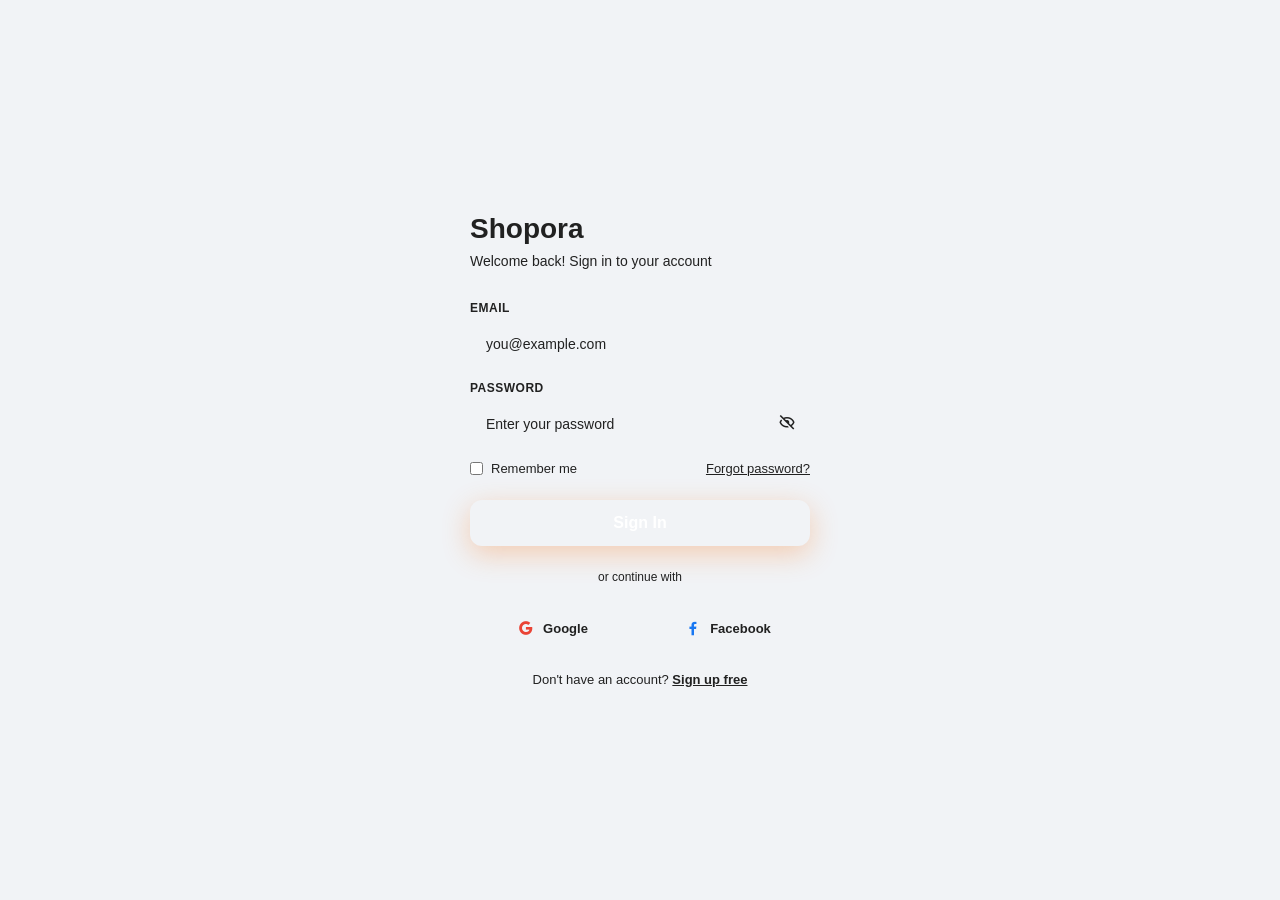
<file: pages/login.html>
<!DOCTYPE html>
<html lang="en">
<head>
  <meta charset="UTF-8"/>
  <meta name="viewport" content="width=device-width, initial-scale=1.0"/>
  <title>Login – Shopora</title>
  <link rel="stylesheet" href="../css/style.css"/>
  <link href="https://unpkg.com/boxicons@2.1.4/css/boxicons.min.css" rel="stylesheet"/>
  <link href="https://fonts.googleapis.com/css2?family=Syne:wght@700;800&family=DM+Sans:wght@400;500;600&display=swap" rel="stylesheet"/>
  <style>
    .auth-wrap {
      min-height: 100vh; display: flex; align-items: center; justify-content: center;
      padding: 24px;
      background:
        radial-gradient(ellipse 50% 60% at 80% 20%, rgba(168,85,247,.12) 0%, transparent 70%),
        radial-gradient(ellipse 40% 50% at 10% 80%, rgba(6,182,212,.08) 0%, transparent 70%),
        var(--bg);
    }
    .auth-card {
      background: var(--card); border: 1px solid var(--border);
      border-radius: 24px; padding: 40px; width: 100%; max-width: 420px;
      animation: fadeUp .5s ease both;
    }
    .auth-logo { font-family: var(--fh); font-size: 28px; font-weight: 800; margin-bottom: 8px; }
    .auth-logo span { color: var(--accent1); }
    .auth-sub { font-size: 14px; color: var(--muted); margin-bottom: 32px; }

    .auth-field { margin-bottom: 16px; }
    .auth-label { font-size: 12px; font-weight: 600; color: var(--muted); text-transform: uppercase; letter-spacing: .5px; display: block; margin-bottom: 8px; }
    .auth-input {
      width: 100%; background: var(--surface); border: 1px solid var(--border);
      color: var(--text); padding: 13px 16px; border-radius: 12px;
      font-family: var(--fb); font-size: 14px; outline: none;
      transition: border-color .3s, box-shadow .3s;
    }
    .auth-input:focus { border-color: var(--accent1); box-shadow: 0 0 0 3px rgba(249,115,22,.1); }
    .auth-input::placeholder { color: var(--muted); }

    .auth-input-wrap { position: relative; }
    .toggle-pw {
      position: absolute; right: 14px; top: 50%; transform: translateY(-50%);
      background: none; border: none; color: var(--muted); cursor: pointer; font-size: 18px;
      transition: color .2s;
    }
    .toggle-pw:hover { color: var(--text); }

    .auth-row { display: flex; justify-content: space-between; align-items: center; margin-bottom: 24px; font-size: 13px; }
    .auth-row a { color: var(--accent2); transition: color .2s; }
    .auth-row a:hover { color: var(--text); }
    .remember { display: flex; align-items: center; gap: 8px; cursor: pointer; color: var(--muted); }
    .remember input { accent-color: var(--accent1); }

    .auth-btn {
      width: 100%; padding: 14px; border-radius: 12px;
      background: var(--accent1); color: #fff;
      font-family: var(--fh); font-size: 16px; font-weight: 700;
      border: none; cursor: pointer;
      box-shadow: 0 8px 28px rgba(249,115,22,.3);
      transition: transform .2s, box-shadow .2s;
    }
    .auth-btn:hover { transform: translateY(-2px); box-shadow: 0 14px 36px rgba(249,115,22,.5); }

    .auth-divider { display: flex; align-items: center; gap: 12px; margin: 24px 0; }
    .auth-divider hr { flex: 1; border: none; border-top: 1px solid var(--border); }
    .auth-divider span { font-size: 12px; color: var(--muted); white-space: nowrap; }

    .social-btns { display: flex; gap: 10px; }
    .social-btn {
      flex: 1; padding: 11px; border-radius: 12px;
      background: var(--surface); border: 1px solid var(--border);
      color: var(--text); font-size: 13px; font-weight: 600;
      cursor: pointer; display: flex; align-items: center; justify-content: center; gap: 8px;
      transition: border-color .2s, background .2s;
    }
    .social-btn:hover { border-color: var(--muted); background: rgba(255,255,255,.04); }

    .auth-switch { text-align: center; margin-top: 24px; font-size: 13px; color: var(--muted); }
    .auth-switch a { color: var(--accent1); font-weight: 600; }
    .auth-switch a:hover { text-decoration: underline; }

    .error-msg {
      background: rgba(239,68,68,.08); border: 1px solid rgba(239,68,68,.2);
      color: #ef4444; font-size: 13px; padding: 10px 14px; border-radius: 10px;
      margin-bottom: 16px; display: none;
    }
  </style>
</head>
<body>
  <div class="auth-wrap">
    <div class="auth-card">
      <div class="auth-logo">Sho<span>pora</span></div>
      <p class="auth-sub">Welcome back! Sign in to your account</p>

      <div class="error-msg" id="errorMsg">Invalid email or password. Try again.</div>

      <div class="auth-field">
        <label class="auth-label">Email</label>
        <input type="email" id="emailInput" class="auth-input" placeholder="you@example.com"/>
      </div>

      <div class="auth-field">
        <label class="auth-label">Password</label>
        <div class="auth-input-wrap">
          <input type="password" id="passInput" class="auth-input" placeholder="Enter your password" style="padding-right:46px"/>
          <button class="toggle-pw" onclick="togglePw()" type="button">
            <i class='bx bx-hide' id="eyeIcon"></i>
          </button>
        </div>
      </div>

      <div class="auth-row">
        <label class="remember">
          <input type="checkbox"/> Remember me
        </label>
        <a href="#">Forgot password?</a>
      </div>

      <button class="auth-btn" onclick="doLogin()">Sign In</button>

      <div class="auth-divider">
        <hr/><span>or continue with</span><hr/>
      </div>

      <div class="social-btns">
        <button class="social-btn" onclick="showToast('🔵 Google login coming soon!')">
          <i class='bx bxl-google' style="color:#ea4335;font-size:18px"></i> Google
        </button>
        <button class="social-btn" onclick="showToast('🔵 Facebook login coming soon!')">
          <i class='bx bxl-facebook' style="color:#1877f2;font-size:18px"></i> Facebook
        </button>
      </div>

      <div class="auth-switch">
        Don't have an account? <a href="register.html">Sign up free</a>
      </div>
    </div>
  </div>

  <script src="../js/main.js"></script>
  <script>
    function togglePw() {
      const inp  = document.getElementById("passInput");
      const icon = document.getElementById("eyeIcon");
      if (inp.type === "password") {
        inp.type = "text";
        icon.classList.replace("bx-hide", "bx-show");
      } else {
        inp.type = "password";
        icon.classList.replace("bx-show", "bx-hide");
      }
    }

    function doLogin() {
      const email = document.getElementById("emailInput").value.trim();
      const pass  = document.getElementById("passInput").value;
      const err   = document.getElementById("errorMsg");
      if (!email || !pass) { err.style.display = "block"; err.textContent = "Please fill in all fields."; return; }
      // Demo login — accept anything
      showToast("✅ Logged in successfully!");
      err.style.display = "none";
      setTimeout(() => window.location.href = "../index.html", 1000);
    }
  </script>
</body>
</html>
</file>
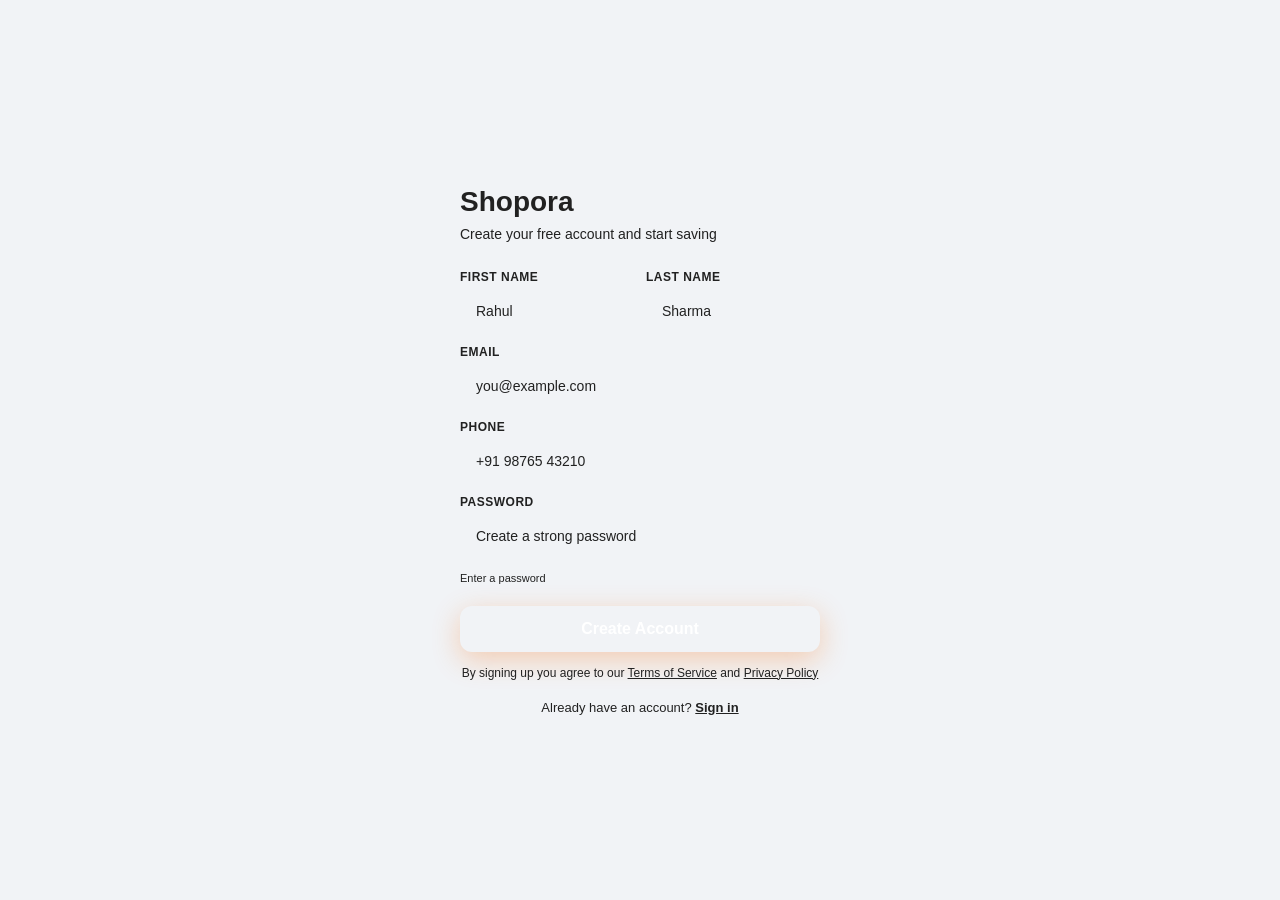
<file: pages/register.html>
<!DOCTYPE html>
<html lang="en">
<head>
  <meta charset="UTF-8"/>
  <meta name="viewport" content="width=device-width, initial-scale=1.0"/>
  <title>Register – Shopora</title>
  <link rel="stylesheet" href="../css/style.css"/>
  <link href="https://unpkg.com/boxicons@2.1.4/css/boxicons.min.css" rel="stylesheet"/>
  <link href="https://fonts.googleapis.com/css2?family=Syne:wght@700;800&family=DM+Sans:wght@400;500;600&display=swap" rel="stylesheet"/>
  <style>
    .auth-wrap {
      min-height: 100vh; display: flex; align-items: center; justify-content: center;
      padding: 24px;
      background:
        radial-gradient(ellipse 50% 60% at 80% 20%, rgba(168,85,247,.12) 0%, transparent 70%),
        radial-gradient(ellipse 40% 50% at 10% 80%, rgba(6,182,212,.08) 0%, transparent 70%),
        var(--bg);
    }
    .auth-card {
      background: var(--card); border: 1px solid var(--border);
      border-radius: 24px; padding: 40px; width: 100%; max-width: 440px;
      animation: fadeUp .5s ease both;
    }
    .auth-logo { font-family: var(--fh); font-size: 28px; font-weight: 800; margin-bottom: 8px; }
    .auth-logo span { color: var(--accent1); }
    .auth-sub  { font-size: 14px; color: var(--muted); margin-bottom: 28px; }

    .auth-field { margin-bottom: 14px; }
    .auth-label { font-size: 12px; font-weight: 600; color: var(--muted); text-transform: uppercase; letter-spacing: .5px; display: block; margin-bottom: 7px; }
    .auth-input {
      width: 100%; background: var(--surface); border: 1px solid var(--border);
      color: var(--text); padding: 12px 16px; border-radius: 12px;
      font-family: var(--fb); font-size: 14px; outline: none;
      transition: border-color .3s, box-shadow .3s;
    }
    .auth-input:focus { border-color: var(--accent1); box-shadow: 0 0 0 3px rgba(249,115,22,.1); }
    .auth-input::placeholder { color: var(--muted); }

    .name-row { display: grid; grid-template-columns: 1fr 1fr; gap: 12px; }

    .auth-btn {
      width: 100%; padding: 14px; border-radius: 12px;
      background: var(--accent1); color: #fff;
      font-family: var(--fh); font-size: 16px; font-weight: 700;
      border: none; cursor: pointer; margin-top: 8px;
      box-shadow: 0 8px 28px rgba(249,115,22,.3);
      transition: transform .2s, box-shadow .2s;
    }
    .auth-btn:hover { transform: translateY(-2px); box-shadow: 0 14px 36px rgba(249,115,22,.5); }

    .terms-note { font-size: 12px; color: var(--muted); text-align: center; margin-top: 14px; }
    .terms-note a { color: var(--accent2); }

    .auth-switch { text-align: center; margin-top: 20px; font-size: 13px; color: var(--muted); }
    .auth-switch a { color: var(--accent1); font-weight: 600; }

    .strength-bar { height: 4px; border-radius: 99px; background: var(--border); margin-top: 8px; overflow: hidden; }
    .strength-fill { height: 100%; border-radius: 99px; width: 0; transition: width .4s, background .4s; }
    .strength-text { font-size: 11px; color: var(--muted); margin-top: 4px; }
  </style>
</head>
<body>
  <div class="auth-wrap">
    <div class="auth-card">
      <div class="auth-logo">Sho<span>pora</span></div>
      <p class="auth-sub">Create your free account and start saving</p>

      <div class="name-row">
        <div class="auth-field">
          <label class="auth-label">First Name</label>
          <input type="text" id="firstName" class="auth-input" placeholder="Rahul"/>
        </div>
        <div class="auth-field">
          <label class="auth-label">Last Name</label>
          <input type="text" id="lastName" class="auth-input" placeholder="Sharma"/>
        </div>
      </div>

      <div class="auth-field">
        <label class="auth-label">Email</label>
        <input type="email" id="regEmail" class="auth-input" placeholder="you@example.com"/>
      </div>

      <div class="auth-field">
        <label class="auth-label">Phone</label>
        <input type="tel" id="regPhone" class="auth-input" placeholder="+91 98765 43210"/>
      </div>

      <div class="auth-field">
        <label class="auth-label">Password</label>
        <input type="password" id="regPass" class="auth-input" placeholder="Create a strong password" oninput="checkStrength(this.value)"/>
        <div class="strength-bar"><div class="strength-fill" id="strengthFill"></div></div>
        <div class="strength-text" id="strengthText">Enter a password</div>
      </div>

      <button class="auth-btn" onclick="doRegister()">Create Account</button>

      <p class="terms-note">
        By signing up you agree to our <a href="#">Terms of Service</a> and <a href="#">Privacy Policy</a>
      </p>
      <div class="auth-switch">
        Already have an account? <a href="login.html">Sign in</a>
      </div>
    </div>
  </div>

  <script src="../js/main.js"></script>
  <script>
    function checkStrength(pw) {
      const fill = document.getElementById("strengthFill");
      const text = document.getElementById("strengthText");
      let score = 0;
      if (pw.length >= 8)  score++;
      if (/[A-Z]/.test(pw)) score++;
      if (/[0-9]/.test(pw)) score++;
      if (/[^A-Za-z0-9]/.test(pw)) score++;
      const map = [
        { w:"0%",   bg:"transparent", t:"Enter a password" },
        { w:"25%",  bg:"#ef4444",     t:"Weak" },
        { w:"50%",  bg:"#f97316",     t:"Fair" },
        { w:"75%",  bg:"#facc15",     t:"Good" },
        { w:"100%", bg:"#22c55e",     t:"Strong 💪" },
      ];
      fill.style.width      = map[score].w;
      fill.style.background = map[score].bg;
      text.textContent      = map[score].t;
      text.style.color      = map[score].bg;
    }

    function doRegister() {
      const fn = document.getElementById("firstName").value.trim();
      const em = document.getElementById("regEmail").value.trim();
      const pw = document.getElementById("regPass").value;
      if (!fn || !em || !pw) { showToast("⚠️ Please fill in all fields"); return; }
      if (pw.length < 6) { showToast("⚠️ Password too short"); return; }
      showToast("🎉 Account created! Welcome to Shopora!");
      setTimeout(() => window.location.href = "../index.html", 1200);
    }
  </script>
</body>
</html>
</file>
<file: css/style.css>
/* --- Global Reset & Light Theme Variables --- */
:root {
    --amazon-blue: #232f3e;
    --flipkart-blue: #2874f0;
    --fb-orange: #fb641b;
    --bg-light: #f1f3f6;
    --white: #ffffff;
    --text-dark: #212121;
    --text-gray: #878787;
    --border-color: #e0e0e0;
}

* {
    margin: 0;
    padding: 0;
    box-sizing: border-box;
    font-family: 'Inter', -apple-system, BlinkMacSystemFont, "Segoe UI", Roboto, sans-serif;
}

body {
    background-color: var(--bg-light);
    color: var(--text-dark);
}

/* --- Topbar --- */
.topbar {
    background: #f5f5f5;
    padding: 8px 5%;
    display: flex;
    justify-content: space-between;
    font-size: 12px;
    border-bottom: 1px solid var(--border-color);
}

.topbar-links a {
    margin-left: 15px;
    text-decoration: none;
    color: #444;
}

/* --- Navbar --- */
.navbar {
    background: var(--white);
    padding: 12px 5%;
    display: flex;
    align-items: center;
    gap: 30px;
    position: sticky;
    top: 0;
    z-index: 1000;
    box-shadow: 0 1px 3px rgba(0,0,0,0.1);
}

.nav-container {
    display: flex;
    align-items: center;
    width: 100%;
    max-width: 1400px;
    margin: 0 auto;
    gap: 25px;
}

.logo {
    font-size: 24px;
    font-weight: 800;
    color: var(--flipkart-blue);
    cursor: pointer;
}

.logo span {
    color: var(--fb-orange);
}

.search-wrap {
    flex-grow: 1;
    display: flex;
}

.search-wrap input {
    width: 100%;
    padding: 10px 15px;
    border: 1px solid var(--border-color);
    border-right: none;
    border-radius: 4px 0 0 4px;
    outline: none;
    background: #f0f5ff;
}

.search-btn {
    background: var(--flipkart-blue);
    color: white;
    border: none;
    padding: 0 20px;
    border-radius: 0 4px 4px 0;
    cursor: pointer;
    font-size: 20px;
}

.nav-right {
    display: flex;
    gap: 20px;
    align-items: center;
}

.nav-item {
    display: flex;
    flex-direction: column;
    align-items: center;
    font-size: 12px;
    font-weight: 600;
    color: var(--text-dark);
    text-decoration: none;
    cursor: pointer;
}

.nav-item i {
    font-size: 20px;
    margin-bottom: 2px;
}

.badge {
    background: var(--fb-orange);
    color: white;
    font-size: 10px;
    padding: 2px 6px;
    border-radius: 10px;
    position: absolute;
    margin-top: -10px;
    margin-left: 15px;
}

/* --- NEW: CATEGORY STRIP (Amazon/Flipkart Style) --- */
.cat-strip {
    display: flex;
    justify-content: center;
    gap: 40px;
    padding: 15px 20px;
    background-color: var(--white);
    overflow-x: auto;
    box-shadow: 0 2px 4px rgba(0,0,0,0.05);
    margin-bottom: 20px;
}

.cat-strip::-webkit-scrollbar {
    display: none; 
}

.cat-item {
    display: flex;
    flex-direction: column;
    align-items: center;
    cursor: pointer;
    min-width: 60px;
    color: var(--text-dark);
    transition: all 0.3s ease;
}

.cat-item i {
    font-size: 28px;
    margin-bottom: 8px;
    color: var(--text-gray);
    transition: all 0.3s ease;
}

.cat-item span {
    font-size: 13px;
    font-weight: 500;
    white-space: nowrap;
}

.cat-item:hover i, .cat-item.active i {
    color: var(--flipkart-blue);
    transform: scale(1.1);
}
.cat-item:hover span, .cat-item.active span {
    color: var(--flipkart-blue);
    font-weight: 600;
}

/* --- Hero Section --- */
.hero-banner {
    background: white;
    margin: 20px 5%;
    padding: 40px;
    display: flex;
    justify-content: space-between;
    align-items: center;
    border-radius: 8px;
}

.hero-content h1 {
    font-size: 40px;
    line-height: 1.2;
}

.hero-content h1 span {
    color: var(--fb-orange);
}

.hero-image img {
    max-width: 400px;
    height: auto;
}

/* --- Product Grid --- */
.section {
    padding: 20px 5%;
}

.prod-grid {
    display: grid;
    grid-template-columns: repeat(auto-fill, minmax(250px, 1fr));
    gap: 20px;
    margin-top: 20px;
}

.product-card {
    background: white;
    padding: 15px;
    border-radius: 4px;
    transition: transform 0.2s;
    text-align: center;
    border: 1px solid #eee;
    cursor: pointer;
}

.product-card:hover {
    transform: translateY(-5px);
    box-shadow: 0 5px 15px rgba(0,0,0,0.1);
}

.product-card img {
    max-width: 100%;
    height: 200px;
    object-fit: cover; /* Changed to cover so images fill nicely */
    margin-bottom: 10px;
    border-radius: 4px;
}

.btn-primary {
    background: var(--fb-orange);
    color: white;
    border: none;
    padding: 12px 25px;
    font-weight: bold;
    border-radius: 4px;
    cursor: pointer;
    margin-top: 15px;
}
</file>
